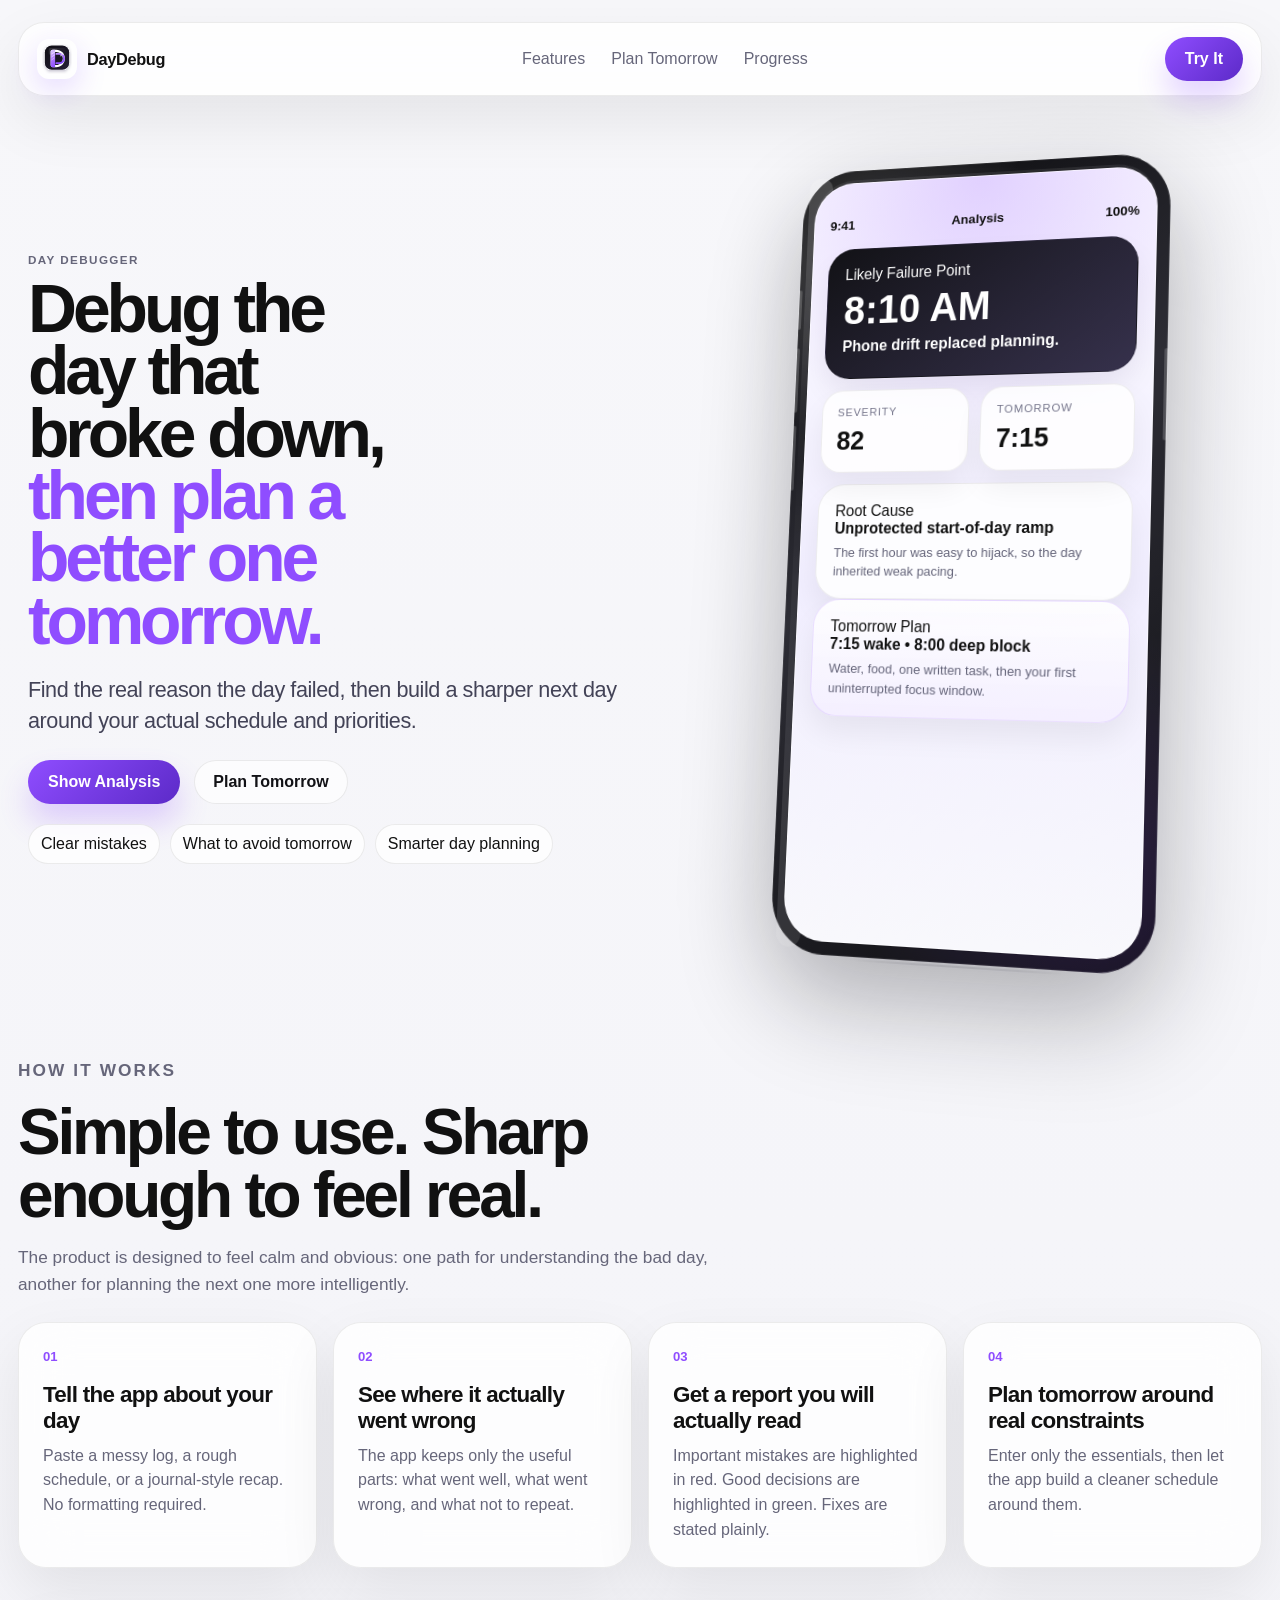
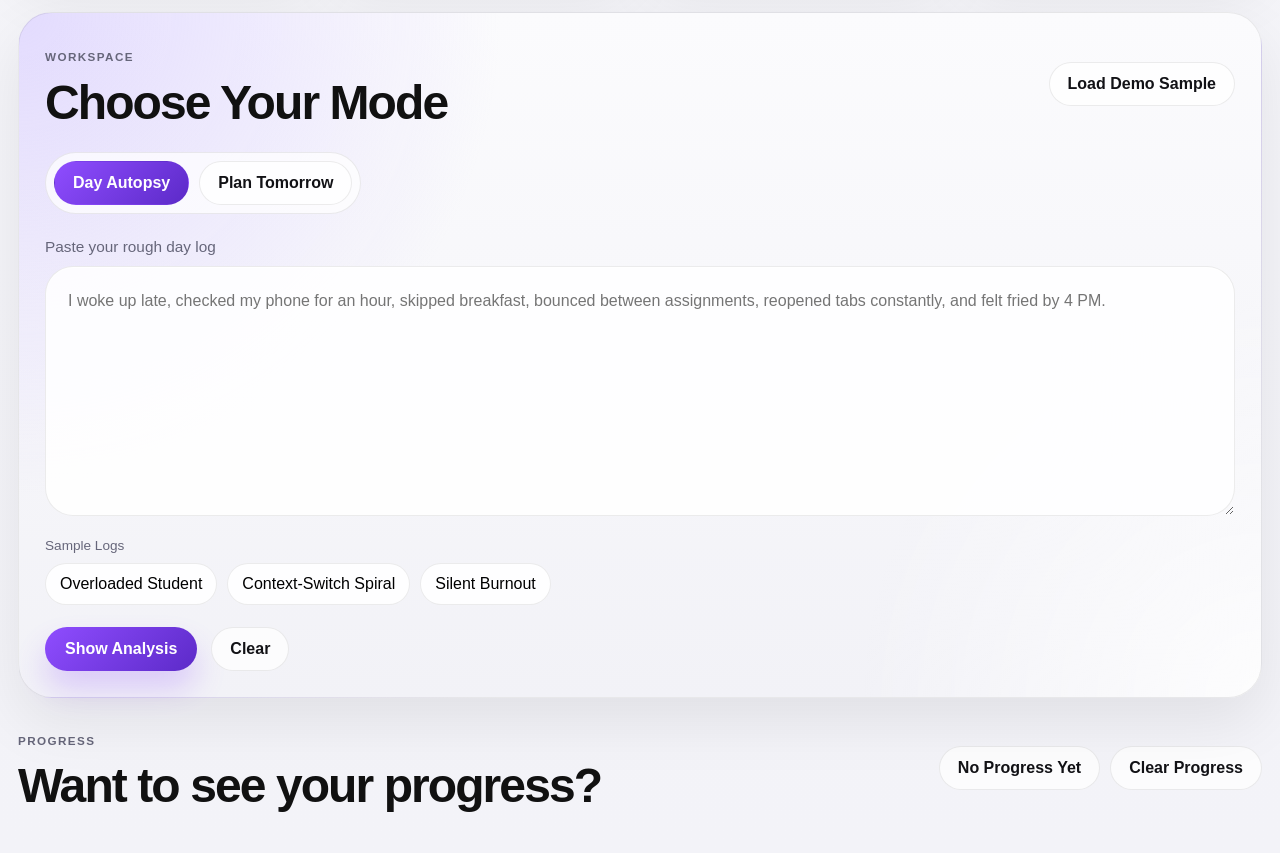
<file: index.html>
<!doctype html>
<html lang="en">
  <head>
    <meta charset="UTF-8" />
    <meta name="viewport" content="width=device-width, initial-scale=1.0" />
    <title>DayDebug</title>
    <link rel="icon" type="image/svg+xml" href="./daydebug-logo-mirror-d.svg" />
    <link rel="apple-touch-icon" href="./daydebug-logo-mirror-d.svg" />
    <link rel="stylesheet" href="./styles.css" />
  </head>
  <body>
    <div class="app-shell">
      <section id="landingView" class="landing-view">
        <header class="topbar">
          <div class="brand-lockup">
            <img src="./daydebug-logo-mirror-d.svg" alt="DayDebug logo" class="brand-logo" />
            <span class="brand-name">DayDebug</span>
          </div>
          <nav class="topbar-nav">
            <a href="#features">Features</a>
            <a href="#planner">Plan Tomorrow</a>
            <a href="#progress">Progress</a>
          </nav>
          <button id="jumpToInputBtn" class="topbar-cta">Try It</button>
        </header>

        <section class="hero">
          <div class="hero-copy">
            <p class="eyebrow">DAY DEBUGGER</p>
            <h1>
              Debug the day that broke down,
              <span class="accent-line">then plan a better one tomorrow.</span>
            </h1>
            <p class="hero-text">
              Find the real reason the day failed, then build a sharper next day around your actual schedule
              and priorities.
            </p>
            <div class="hero-actions">
              <button id="heroAnalyzeBtn" class="primary-button">Show Analysis</button>
              <button id="heroPlannerBtn" class="secondary-button hero-secondary">Plan Tomorrow</button>
            </div>
            <div class="hero-points">
              <span>Clear mistakes</span>
              <span>What to avoid tomorrow</span>
              <span>Smarter day planning</span>
            </div>
          </div>

          <div class="phone-stage">
            <div class="iphone-frame">
              <div class="iphone-bezel-glow"></div>
              <div class="iphone-edge-reflection"></div>
              <div class="iphone-bottom-shadow"></div>
              <div class="iphone-top-shadow"></div>
              <div class="iphone-camera-bar">
                <span class="camera-lens lens-left"></span>
                <span class="camera-lens lens-right"></span>
                <span class="camera-dot"></span>
              </div>
              <div class="iphone-side-button side-button-top"></div>
              <div class="iphone-side-button side-button-mid"></div>
              <div class="iphone-side-button side-button-low"></div>
              <div class="iphone-power-button"></div>
              <div class="iphone-screen">
                <div class="screen-header">
                  <span>9:41</span>
                  <span>Analysis</span>
                  <span>100%</span>
                </div>
                <div class="screen-card screen-card-hero">
                  <p>Likely Failure Point</p>
                  <h3>8:10 AM</h3>
                  <strong>Phone drift replaced planning.</strong>
                </div>
                <div class="screen-stat-row">
                  <div class="screen-stat">
                    <span>Severity</span>
                    <strong>82</strong>
                  </div>
                  <div class="screen-stat">
                    <span>Tomorrow</span>
                    <strong>7:15</strong>
                  </div>
                </div>
                <div class="screen-card">
                  <p class="screen-section-label">Root Cause</p>
                  <strong>Unprotected start-of-day ramp</strong>
                  <small>The first hour was easy to hijack, so the day inherited weak pacing.</small>
                </div>
                <div class="screen-card screen-card-outline">
                  <p class="screen-section-label">Tomorrow Plan</p>
                  <strong>7:15 wake • 8:00 deep block</strong>
                  <small>Water, food, one written task, then your first uninterrupted focus window.</small>
                </div>
              </div>
            </div>
          </div>
        </section>

        <section id="features" class="steps-section">
          <div class="steps-header">
            <p class="eyebrow">HOW IT WORKS</p>
            <h2>Simple to use. Sharp enough to feel real.</h2>
            <p>
              The product is designed to feel calm and obvious: one path for understanding the bad day,
              another for planning the next one more intelligently.
            </p>
          </div>
          <div class="steps-grid">
            <article class="step-card">
              <span class="step-number">01</span>
              <h3>Tell the app about your day</h3>
              <p>Paste a messy log, a rough schedule, or a journal-style recap. No formatting required.</p>
            </article>
            <article class="step-card">
              <span class="step-number">02</span>
              <h3>See where it actually went wrong</h3>
              <p>The app keeps only the useful parts: what went well, what went wrong, and what not to repeat.</p>
            </article>
            <article class="step-card">
              <span class="step-number">03</span>
              <h3>Get a report you will actually read</h3>
              <p>Important mistakes are highlighted in red. Good decisions are highlighted in green. Fixes are stated plainly.</p>
            </article>
            <article class="step-card">
              <span class="step-number">04</span>
              <h3>Plan tomorrow around real constraints</h3>
              <p>Enter only the essentials, then let the app build a cleaner schedule around them.</p>
            </article>
          </div>
        </section>

        <section id="planner" class="workspace-section">
          <div class="workspace-card">
            <div class="workspace-header">
              <div>
                <p class="eyebrow">WORKSPACE</p>
                <h2 id="workspaceHeading">Choose Your Mode</h2>
              </div>
              <button id="loadSampleBtn" class="ghost-button">Load Demo Sample</button>
            </div>

            <div class="intent-switch">
              <button id="autopsyModeBtn" class="intent-button active">Day Autopsy</button>
              <button id="plannerModeBtn" class="intent-button">Plan Tomorrow</button>
            </div>

            <section id="autopsyInputSection" class="input-mode">
              <label class="input-label" for="dayLog">Paste your rough day log</label>
              <textarea
                id="dayLog"
                class="log-input"
                placeholder="I woke up late, checked my phone for an hour, skipped breakfast, bounced between assignments, reopened tabs constantly, and felt fried by 4 PM."
              ></textarea>
              <div class="sample-bank">
                <p class="sample-title">Sample Logs</p>
                <div id="sampleList" class="sample-list"></div>
              </div>
            </section>

            <section id="plannerInputSection" class="input-mode planner-form hidden">
              <div class="planner-grid">
                <div class="planner-inline-row planner-wide">
                  <label>
                    <span>Wake up time</span>
                    <input id="wakeTime" type="time" value="07:30" />
                  </label>
                  <label>
                    <span>Day end time</span>
                    <input id="dayEndTime" type="time" value="22:30" />
                  </label>
                </div>
                <label class="planner-wide">
                  <span>Fixed commitments</span>
                  <textarea
                    id="fixedSchedule"
                    placeholder="Class 10-12, gym at 6 PM, meeting at 3 PM..."
                  ></textarea>
                </label>
                <label class="planner-wide">
                  <span>Main priorities</span>
                  <textarea
                    id="priorities"
                    placeholder="Finish lab report, revise for quiz, reply to internship email..."
                  ></textarea>
                </label>
                <div class="planner-wide energy-toggle-box">
                  <div class="card-title-row">
                    <h3>Want to add energy hours?</h3>
                    <button id="toggleEnergyBtn" type="button" class="ghost-button">
                      Yes, add them
                    </button>
                  </div>
                  <p class="planner-helper">
                    Optional. Only add this if you already know when you work best.
                  </p>
                  <div id="energyHoursSection" class="energy-hours-grid hidden">
                    <label>
                      <span>High-energy hours start</span>
                      <input id="highEnergyStart" type="time" value="08:00" />
                    </label>
                    <label>
                      <span>High-energy hours end</span>
                      <input id="highEnergyEnd" type="time" value="12:00" />
                    </label>
                    <label>
                      <span>Low-energy hours start</span>
                      <input id="lowEnergyStart" type="time" value="15:00" />
                    </label>
                    <label>
                      <span>Low-energy hours end</span>
                      <input id="lowEnergyEnd" type="time" value="17:30" />
                    </label>
                  </div>
                </div>
                <label class="planner-wide">
                  <span>Tasks for tomorrow (optional)</span>
                  <textarea
                    id="taskDump"
                    placeholder="Essay draft 90 min, quiz revision 45 min, internship email 20 min..."
                  ></textarea>
                </label>
              </div>
            </section>

            <div class="workspace-actions">
              <button id="analyzeBtn" class="primary-button">Show Analysis</button>
              <button id="clearBtn" class="secondary-button">Clear</button>
            </div>
          </div>
        </section>

        <section id="progress" class="history-dashboard">
          <div class="history-dashboard-header">
            <div>
              <p class="eyebrow">PROGRESS</p>
              <h2>Want to see your progress?</h2>
            </div>
            <div class="history-actions">
              <button id="toggleProgressBtn" class="ghost-button">Show Progress</button>
              <button id="clearHistoryBtn" class="ghost-button">Clear Progress</button>
            </div>
          </div>
          <div id="progressPanel" class="history-dashboard-grid hidden">
            <article class="history-chart-card">
              <div class="card-title-row">
                <h3>Progress Chart</h3>
                <span class="count-pill">14 days</span>
              </div>
              <div id="historyChart" class="history-chart"></div>
            </article>
          </div>
        </section>
      </section>

      <section id="resultsPage" class="results-page hidden">
        <header class="results-topbar">
          <button id="backBtn" class="ghost-button">Go Back</button>
          <div class="results-topbar-meta">
            <div class="results-brand-mark">
              <img src="./daydebug-logo-mirror-d.svg" alt="DayDebug logo" class="results-brand-logo" />
              <span>DayDebug</span>
            </div>
            <p class="eyebrow">RESULTS</p>
            <h2 id="resultsHeading">Autopsy Report</h2>
          </div>
          <div id="analysisStamp" class="analysis-stamp">Awaiting input</div>
        </header>

        <section id="autopsyResultsSection" class="results-section">
          <section class="results-hero-card">
            <div>
              <p class="eyebrow">PRIMARY INSIGHT</p>
              <h3 id="autopsySummary">Summary appears here</h3>
            </div>
          </section>

          <section class="breakpoint-strip">
            <article class="break-card primary-break">
              <p class="eyebrow">LIKELY FIRST FAILURE POINT</p>
              <h4 id="failureMoment">No break point yet</h4>
              <p id="failureWhy" class="break-copy"></p>
            </article>
          </section>

          <section class="results-grid">
            <article class="insight-card accent-green">
              <div class="card-title-row">
                <h4>What Went Well?</h4>
                <span class="count-pill">Wins</span>
              </div>
              <div id="wentWell" class="insight-list"></div>
            </article>

            <article class="insight-card accent-red">
              <div class="card-title-row">
                <h4>What Didn't Go As Planned?</h4>
                <span class="count-pill">Issues</span>
              </div>
              <div id="didntGo" class="insight-list"></div>
            </article>

            <article class="insight-card accent-blue">
              <div class="card-title-row">
                <h4>What Should Change Tomorrow?</h4>
                <span class="count-pill">Next</span>
              </div>
              <div id="changeTomorrow" class="insight-list"></div>
            </article>

            <article class="insight-card accent-red">
              <div class="card-title-row">
                <h4>Do Not Repeat Tomorrow</h4>
                <span class="count-pill">Avoid</span>
              </div>
              <div id="avoidTomorrow" class="insight-list"></div>
            </article>
          </section>
        </section>

        <section id="plannerResultsSection" class="results-section hidden">
          <section class="results-hero-card">
            <div>
              <p class="eyebrow">TOMORROW SUMMARY</p>
              <h3 id="plannerSummary">Planner summary appears here</h3>
            </div>
          </section>

          <section class="breakpoint-strip">
            <article class="break-card primary-break">
              <p class="eyebrow">BEST START WINDOW</p>
              <h4 id="bestStartWindow">No plan yet</h4>
              <p id="bestStartWhy" class="break-copy"></p>
            </article>
          </section>

          <section class="results-grid">
            <article class="insight-card accent-blue">
              <div class="card-title-row">
                <h4>Suggested Schedule</h4>
                <span class="count-pill">Tomorrow</span>
              </div>
              <div id="schedulePlan" class="insight-list"></div>
            </article>

            <article class="insight-card accent-green">
              <div class="card-title-row">
                <h4>Live Adjustments</h4>
                <span class="count-pill">Editable</span>
              </div>
              <div id="priorityPlan" class="insight-list schedule-adjustments"></div>
            </article>

            <article class="insight-card accent-red">
              <div class="card-title-row">
                <h4>Schedule Conflicts</h4>
                <span class="count-pill">Check</span>
              </div>
              <div id="scheduleConflicts" class="insight-list"></div>
            </article>

            <article class="insight-card accent-green">
              <div class="card-title-row">
                <h4>Keep Tomorrow Clean</h4>
                <span class="count-pill">Protect</span>
              </div>
              <div id="efficiencyRules" class="insight-list"></div>
            </article>

            <article class="insight-card accent-sand">
              <div class="card-title-row">
                <h4>Simple Notes</h4>
                <span class="count-pill">Why</span>
              </div>
              <div id="plannerNotes" class="insight-list"></div>
            </article>
          </section>
        </section>

      </section>
    </div>

    <script src="./app.js"></script>
  </body>
</html>
</file>
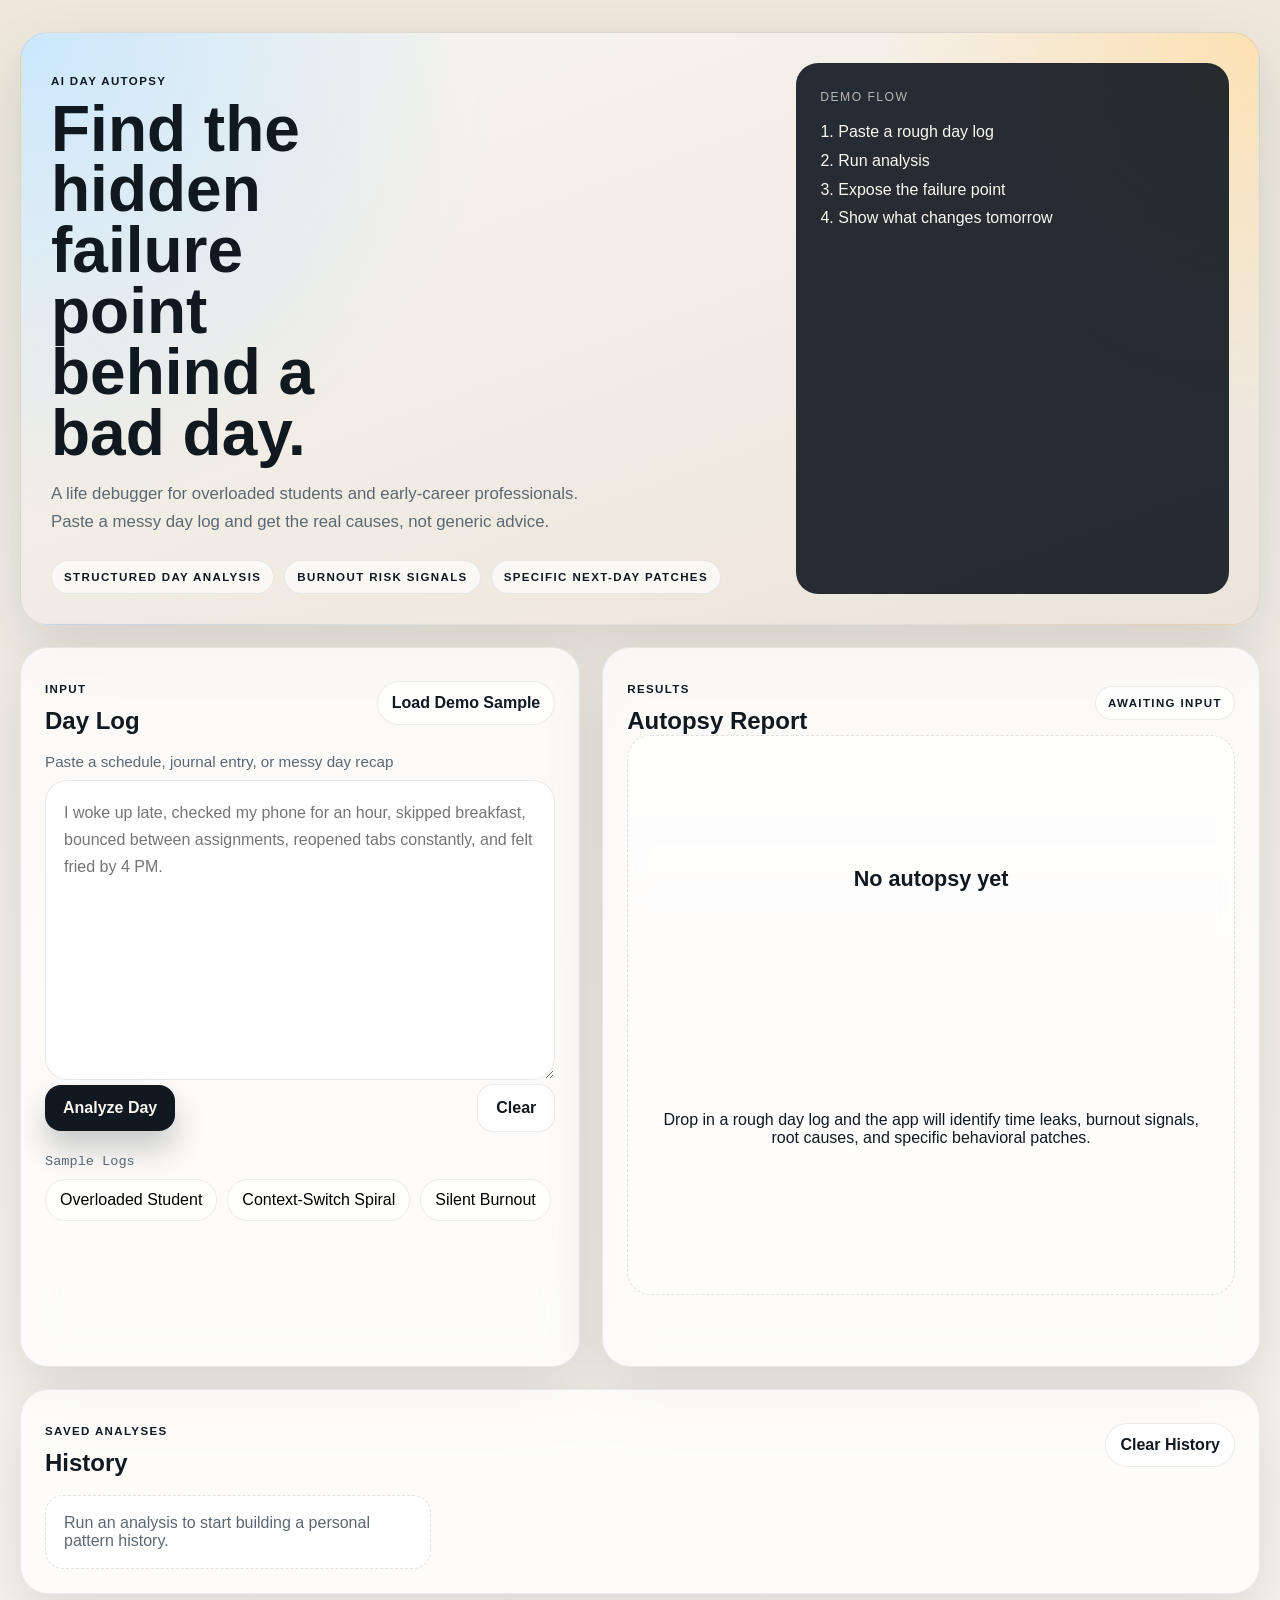
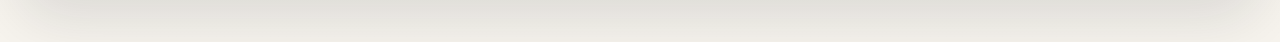
<file: codex comp/index.html>
<!doctype html>
<html lang="en">
  <head>
    <meta charset="UTF-8" />
    <meta name="viewport" content="width=device-width, initial-scale=1.0" />
    <title>AI Day Autopsy</title>
    <link rel="stylesheet" href="./styles.css" />
  </head>
  <body>
    <div class="app-shell">
      <header class="hero">
        <div class="hero-copy">
          <p class="eyebrow">AI DAY AUTOPSY</p>
          <h1>Find the hidden failure point behind a bad day.</h1>
          <p class="hero-text">
            A life debugger for overloaded students and early-career professionals.
            Paste a messy day log and get the real causes, not generic advice.
          </p>
          <div class="hero-meta">
            <span>Structured day analysis</span>
            <span>Burnout risk signals</span>
            <span>Specific next-day patches</span>
          </div>
        </div>
        <div class="hero-side">
          <div class="hero-card">
            <span class="hero-card-label">Demo Flow</span>
            <ol>
              <li>Paste a rough day log</li>
              <li>Run analysis</li>
              <li>Expose the failure point</li>
              <li>Show what changes tomorrow</li>
            </ol>
          </div>
        </div>
      </header>

      <main class="main-grid">
        <section class="panel input-panel">
          <div class="panel-header">
            <div>
              <p class="section-kicker">Input</p>
              <h2>Day Log</h2>
            </div>
            <button id="loadSampleBtn" class="ghost-button">Load Demo Sample</button>
          </div>

          <label class="input-label" for="dayLog">
            Paste a schedule, journal entry, or messy day recap
          </label>
          <textarea
            id="dayLog"
            class="log-input"
            placeholder="I woke up late, checked my phone for an hour, skipped breakfast, bounced between assignments, reopened tabs constantly, and felt fried by 4 PM."
          ></textarea>

          <div class="action-row">
            <button id="analyzeBtn" class="primary-button">Analyze Day</button>
            <button id="clearBtn" class="secondary-button">Clear</button>
          </div>

          <div class="sample-bank">
            <p class="sample-title">Sample Logs</p>
            <div id="sampleList" class="sample-list"></div>
          </div>
        </section>

        <section class="panel output-panel">
          <div class="panel-header">
            <div>
              <p class="section-kicker">Results</p>
              <h2>Autopsy Report</h2>
            </div>
            <div id="analysisStamp" class="analysis-stamp">Awaiting input</div>
          </div>

          <div id="emptyState" class="empty-state">
            <p class="empty-title">No autopsy yet</p>
            <p>
              Drop in a rough day log and the app will identify time leaks, burnout signals,
              root causes, and specific behavioral patches.
            </p>
          </div>

          <div id="resultsView" class="results-view hidden">
            <section class="autopsy-hero">
              <div>
                <p class="section-kicker">Primary Insight</p>
                <h3 id="autopsySummary">Summary appears here</h3>
              </div>
              <div class="score-grid">
                <div class="score-card">
                  <span>Severity</span>
                  <strong id="severityScore">0</strong>
                </div>
                <div class="score-card">
                  <span>Confidence</span>
                  <strong id="confidenceScore">0%</strong>
                </div>
              </div>
            </section>

            <section class="card-grid">
              <article class="insight-card accent-red">
                <div class="card-title-row">
                  <h4>Time Leaks</h4>
                  <span id="timeLeakCount" class="count-pill">0</span>
                </div>
                <div id="timeLeaks" class="insight-list"></div>
              </article>

              <article class="insight-card accent-amber">
                <div class="card-title-row">
                  <h4>Burnout Signals</h4>
                  <span id="burnoutCount" class="count-pill">0</span>
                </div>
                <div id="burnoutSignals" class="insight-list"></div>
              </article>

              <article class="insight-card accent-blue">
                <div class="card-title-row">
                  <h4>Root Causes</h4>
                  <span class="count-pill">3</span>
                </div>
                <div id="rootCauses" class="insight-list"></div>
              </article>

              <article class="insight-card accent-green">
                <div class="card-title-row">
                  <h4>Behavioral Patches</h4>
                  <span class="count-pill">3</span>
                </div>
                <div id="behaviorPatches" class="insight-list"></div>
              </article>
            </section>

            <section class="trend-panel">
              <div>
                <p class="section-kicker">History Trend</p>
                <h4 id="trendTitle">Run a few analyses to unlock trend tracking</h4>
              </div>
              <p id="trendBody" class="trend-body">
                Saved reports will reveal whether the same breakdown pattern is repeating.
              </p>
            </section>
          </div>
        </section>
      </main>

      <section class="history-section">
        <div class="history-header">
          <div>
            <p class="section-kicker">Saved Analyses</p>
            <h2>History</h2>
          </div>
          <button id="clearHistoryBtn" class="ghost-button">Clear History</button>
        </div>
        <div id="historyList" class="history-list"></div>
      </section>
    </div>

    <script src="./app.js"></script>
  </body>
</html>
</file>
<file: styles.css>
:root {
  --bg: #f5f5f7;
  --surface: rgba(255, 255, 255, 0.82);
  --surface-strong: rgba(255, 255, 255, 0.94);
  --text: #111111;
  --muted: #66667a;
  --line: rgba(17, 17, 17, 0.08);
  --shadow: 0 24px 60px rgba(17, 17, 17, 0.08);
  --shadow-strong: 0 30px 70px rgba(17, 17, 17, 0.12);
  --purple: #8f4dff;
  --purple-soft: #ede5ff;
  --purple-deep: #5c2ac8;
  --black: #121216;
  --apple-grad:
    radial-gradient(circle at top left, rgba(207, 193, 255, 0.55), transparent 34%),
    radial-gradient(circle at bottom right, rgba(255, 255, 255, 0.85), transparent 28%),
    linear-gradient(180deg, #fbfbfd 0%, #f2f2f7 100%);
}

* {
  box-sizing: border-box;
}

html,
body {
  margin: 0;
  min-height: 100%;
  font-family: -apple-system, BlinkMacSystemFont, "SF Pro Display", "SF Pro Text", "Segoe UI", sans-serif;
  background: linear-gradient(180deg, #f7f7fa 0%, #f3f3f8 100%);
  color: var(--text);
  scroll-behavior: smooth;
}

body {
  padding: 22px 18px 40px;
}

button,
input,
textarea {
  font: inherit;
}

a {
  color: inherit;
  text-decoration: none;
}

.hidden {
  display: none !important;
}

.app-shell {
  max-width: 1380px;
  margin: 0 auto;
}

.landing-view,
.results-page {
  animation: fadeUp 280ms ease;
}

.topbar,
.workspace-card,
.history-chart-card,
.results-topbar,
.results-hero-card,
.insight-card,
.break-card,
.trend-panel,
.step-card {
  background: var(--surface);
  border: 1px solid var(--line);
  box-shadow: var(--shadow);
  backdrop-filter: blur(24px);
  -webkit-backdrop-filter: blur(24px);
}

.topbar {
  display: flex;
  align-items: center;
  justify-content: space-between;
  gap: 18px;
  padding: 14px 18px;
  border-radius: 26px;
  position: sticky;
  top: 14px;
  z-index: 30;
}

.brand-lockup {
  display: flex;
  align-items: center;
  gap: 10px;
  flex: 0 0 auto;
}

.brand-logo {
  width: 40px;
  height: 40px;
  display: block;
  object-fit: contain;
  flex: 0 0 40px;
  border-radius: 12px;
  box-shadow: 0 10px 30px rgba(111, 43, 255, 0.18);
  transition: transform 180ms ease, box-shadow 180ms ease;
}

.brand-name {
  font-weight: 700;
  letter-spacing: -0.02em;
  font-size: 1.02rem;
}

.brand-lockup:hover .brand-logo {
  transform: translateY(-1px) scale(1.02);
  box-shadow: 0 14px 32px rgba(111, 43, 255, 0.24);
}

.topbar-nav {
  display: flex;
  gap: 26px;
  color: var(--muted);
}

.topbar-nav a:hover {
  color: var(--purple-deep);
}

.topbar-cta,
.ghost-button,
.intent-button,
.report-button,
.sample-chip,
.feature-option,
.primary-button,
.secondary-button {
  transition: transform 180ms ease, box-shadow 180ms ease, background 180ms ease, color 180ms ease, border-color 180ms ease;
}

.topbar-cta,
.primary-button {
  border: 0;
  background: linear-gradient(135deg, var(--purple), var(--purple-deep));
  color: white;
  font-weight: 700;
  border-radius: 999px;
  padding: 13px 20px;
  cursor: pointer;
  box-shadow: 0 18px 30px rgba(143, 77, 255, 0.24);
}

.topbar-cta:hover,
.primary-button:hover,
.ghost-button:hover,
.intent-button:hover,
.report-button:hover,
.sample-chip:hover,
.feature-option:hover,
.secondary-button:hover {
  transform: translateY(-1px);
}

.hero {
  display: grid;
  grid-template-columns: 1.05fr 0.95fr;
  gap: 36px;
  align-items: center;
  padding: 54px 10px 30px;
}

.eyebrow,
.count-pill,
.analysis-stamp {
  font-size: 0.73rem;
  letter-spacing: 0.12em;
  text-transform: uppercase;
  font-weight: 700;
  color: var(--muted);
}

.hero h1 {
  margin: 10px 0 16px;
  font-size: clamp(2.2rem, 5.3vw, 5.35rem);
  line-height: 0.92;
  letter-spacing: -0.06em;
  max-width: 10ch;
}

.accent-line {
  display: block;
  color: var(--purple);
}

.hero-text {
  max-width: 42rem;
  font-size: 1.35rem;
  line-height: 1.45;
  color: #434357;
  letter-spacing: -0.02em;
}

.hero-actions {
  display: flex;
  gap: 14px;
  margin-top: 24px;
}

.secondary-button,
.ghost-button,
.intent-button,
.report-button {
  border-radius: 999px;
  border: 1px solid var(--line);
  background: rgba(255, 255, 255, 0.74);
  color: var(--black);
  cursor: pointer;
  font-weight: 700;
  padding: 12px 18px;
}

.hero-secondary {
  background: rgba(255, 255, 255, 0.68);
}

.hero-points {
  display: flex;
  flex-wrap: wrap;
  gap: 10px;
  margin-top: 20px;
}

.hero-points span,
.count-pill,
.analysis-stamp {
  padding: 10px 12px;
  border-radius: 999px;
  background: rgba(255, 255, 255, 0.8);
  border: 1px solid var(--line);
}

.phone-stage {
  display: flex;
  justify-content: center;
  perspective: 1800px;
}

.iphone-frame {
  position: relative;
  width: min(100%, 390px);
  padding: 13px;
  border-radius: 56px;
  background:
    linear-gradient(145deg, #09090b, #2d2d35 44%, #0d0d10 100%);
  box-shadow:
    inset 0 0 0 1px rgba(255, 255, 255, 0.08),
    0 38px 100px rgba(19, 19, 25, 0.32);
  transform: rotateY(-16deg) rotateX(7deg);
  transform-style: preserve-3d;
}

.iphone-bezel-glow,
.iphone-edge-reflection,
.iphone-bottom-shadow {
  position: absolute;
  pointer-events: none;
}

.iphone-bezel-glow {
  inset: 0;
  border-radius: 56px;
  background:
    radial-gradient(circle at 18% 12%, rgba(255, 255, 255, 0.22), transparent 24%),
    radial-gradient(circle at 84% 88%, rgba(143, 77, 255, 0.18), transparent 30%);
  mix-blend-mode: screen;
}

.iphone-edge-reflection {
  inset: 6px auto 6px 6px;
  width: 26px;
  border-radius: 56px;
  background: linear-gradient(180deg, rgba(255,255,255,0.28), rgba(255,255,255,0.02) 40%, rgba(255,255,255,0.18) 85%);
  filter: blur(0.5px);
  opacity: 0.6;
}

.iphone-bottom-shadow {
  left: 8%;
  right: 8%;
  bottom: -22px;
  height: 38px;
  border-radius: 50%;
  background: radial-gradient(ellipse at center, rgba(16, 16, 24, 0.38), transparent 72%);
  transform: translateZ(-30px) rotateX(88deg);
}

.iphone-top-shadow {
  position: absolute;
  inset: 10px 12px auto 12px;
  height: 120px;
  border-radius: 44px 44px 28px 28px;
  background: linear-gradient(180deg, rgba(255, 255, 255, 0.08), transparent);
  pointer-events: none;
}

.iphone-camera-bar {
  position: absolute;
  top: 16px;
  left: 50%;
  transform: translateX(-50%);
  width: 136px;
  height: 34px;
  border-radius: 999px;
  background: linear-gradient(180deg, rgba(11, 11, 14, 0.98), rgba(23, 23, 29, 0.98));
  box-shadow: inset 0 1px 0 rgba(255, 255, 255, 0.05);
  z-index: 3;
}

.camera-lens,
.camera-dot {
  position: absolute;
  top: 50%;
  transform: translateY(-50%);
  border-radius: 50%;
}

.camera-lens {
  width: 10px;
  height: 10px;
  background: radial-gradient(circle at 35% 35%, rgba(255,255,255,0.22), rgba(65,65,85,0.2) 35%, rgba(7,7,10,0.95) 70%);
}

.lens-left { left: 17px; }
.lens-right { right: 17px; }

.camera-dot {
  width: 7px;
  height: 7px;
  left: 50%;
  transform: translate(-50%, -50%);
  background: rgba(42, 180, 255, 0.7);
  box-shadow: 0 0 10px rgba(42, 180, 255, 0.28);
}

.iphone-side-button,
.iphone-power-button {
  position: absolute;
  width: 4px;
  border-radius: 999px;
  background: rgba(255, 255, 255, 0.18);
}

.side-button-top { left: -1px; top: 126px; height: 42px; }
.side-button-mid { left: -1px; top: 188px; height: 68px; }
.side-button-low { left: -1px; top: 270px; height: 68px; }
.iphone-power-button { right: -1px; top: 200px; height: 92px; }

.iphone-screen {
  min-height: 780px;
  padding: 26px 18px 22px;
  border-radius: 42px;
  background:
    radial-gradient(circle at top, rgba(143, 77, 255, 0.24), transparent 34%),
    linear-gradient(180deg, #fbfaff 0%, #f1eeff 54%, #f8f8fc 100%);
  overflow: hidden;
  box-shadow: inset 0 0 0 1px rgba(255, 255, 255, 0.55);
  transform: translateZ(24px);
}

.screen-header {
  display: flex;
  justify-content: space-between;
  margin: 12px 0 18px;
  font-size: 0.85rem;
  font-weight: 700;
}

.screen-card,
.screen-stat {
  background: rgba(255, 255, 255, 0.84);
  border: 1px solid rgba(17, 17, 17, 0.07);
  box-shadow: 0 16px 30px rgba(17, 17, 17, 0.06);
}

.screen-card {
  padding: 18px;
  border-radius: 28px;
}

.screen-card-hero {
  background: linear-gradient(145deg, #121216, #36314c);
  color: white;
}

.screen-card-outline {
  border: 1px solid rgba(143, 77, 255, 0.16);
  background: linear-gradient(180deg, rgba(255,255,255,0.9), rgba(244,239,255,0.92));
}

.screen-card p,
.screen-card small,
.screen-section-label {
  margin: 0;
}

.screen-card-hero p,
.screen-card-hero strong,
.screen-card-hero h3 {
  color: white;
}

.screen-card h3 {
  margin: 8px 0;
  font-size: 2.6rem;
  line-height: 1;
}

.screen-card strong {
  display: block;
  margin-bottom: 6px;
  font-size: 1rem;
}

.screen-card small {
  color: #65657a;
  line-height: 1.45;
}

.screen-stat-row {
  display: grid;
  grid-template-columns: repeat(2, 1fr);
  gap: 12px;
  margin: 12px 0;
}

.screen-stat {
  padding: 16px;
  border-radius: 22px;
}

.screen-stat span {
  display: block;
  font-size: 0.72rem;
  text-transform: uppercase;
  color: #76768c;
  letter-spacing: 0.08em;
}

.screen-stat strong {
  display: block;
  margin-top: 8px;
  font-size: 1.7rem;
}

.steps-section {
  margin-top: 28px;
  padding: 26px 0;
}

.steps-header {
  max-width: 740px;
}

.steps-header h2 {
  margin: 8px 0 10px;
  font-size: clamp(2.3rem, 5vw, 4rem);
  line-height: 0.98;
  letter-spacing: -0.05em;
}

.steps-header p {
  font-size: 1.08rem;
  color: var(--muted);
  line-height: 1.55;
}

.steps-grid {
  display: grid;
  grid-template-columns: repeat(4, minmax(0, 1fr));
  gap: 16px;
  margin-top: 24px;
}

.step-card {
  padding: 24px;
  border-radius: 28px;
}

.step-card:hover {
  border-color: rgba(143, 77, 255, 0.3);
  background: linear-gradient(180deg, rgba(255,255,255,0.98), rgba(244,239,255,0.96));
  box-shadow: 0 26px 46px rgba(143, 77, 255, 0.12);
}

.step-card:hover .step-number,
.step-card:hover h3 {
  color: var(--purple-deep);
}

.step-number {
  display: inline-block;
  font-size: 0.82rem;
  font-weight: 700;
  color: var(--purple);
  margin-bottom: 18px;
}

.step-card h3 {
  margin: 0 0 10px;
  font-size: 1.4rem;
  letter-spacing: -0.03em;
}

.step-card p {
  margin: 0;
  color: var(--muted);
  line-height: 1.55;
}

.workspace-section {
  margin-top: 18px;
}

.workspace-card {
  padding: 26px;
  border-radius: 34px;
  background: var(--apple-grad);
}

.workspace-header,
.history-dashboard-header,
.card-title-row,
.results-topbar,
.workspace-actions {
  display: flex;
  align-items: center;
  justify-content: space-between;
  gap: 14px;
}

.workspace-header h2,
.history-dashboard-header h2,
.results-topbar h2 {
  margin: 6px 0 0;
  letter-spacing: -0.04em;
  font-size: clamp(1.9rem, 4vw, 3rem);
}

.intent-switch,
.report-controls {
  display: inline-flex;
  gap: 10px;
  margin-top: 22px;
  padding: 8px;
  border-radius: 999px;
  background: rgba(255, 255, 255, 0.72);
  border: 1px solid var(--line);
}

.intent-button.active,
.report-button.active {
  background: linear-gradient(135deg, var(--purple), var(--purple-deep));
  color: white;
  border-color: transparent;
}

.input-mode {
  margin-top: 24px;
}

.input-label {
  display: block;
  margin-bottom: 10px;
  color: var(--muted);
  font-size: 0.96rem;
}

.log-input,
.planner-grid input,
.planner-grid textarea {
  width: 100%;
  border-radius: 28px;
  border: 1px solid rgba(17, 17, 17, 0.08);
  background: rgba(255, 255, 255, 0.86);
  box-shadow: inset 0 1px 0 rgba(255, 255, 255, 0.8);
}

.log-input {
  min-height: 250px;
  padding: 20px 22px;
  resize: vertical;
  line-height: 1.7;
}

.log-input:focus,
.planner-grid input:focus,
.planner-grid textarea:focus {
  outline: 2px solid rgba(143, 77, 255, 0.18);
  border-color: rgba(143, 77, 255, 0.3);
}

.sample-bank {
  margin-top: 18px;
}

.sample-title {
  margin: 0 0 10px;
  font-size: 0.85rem;
  color: var(--muted);
}

.sample-list {
  display: flex;
  flex-wrap: wrap;
  gap: 10px;
}

.sample-chip {
  border-radius: 999px;
  border: 1px solid var(--line);
  background: rgba(255, 255, 255, 0.88);
  padding: 11px 14px;
  cursor: pointer;
}

.sample-chip:hover {
  color: var(--purple-deep);
  border-color: rgba(143, 77, 255, 0.22);
}

.planner-form {
  padding: 16px;
  border-radius: 24px;
  background: rgba(255, 255, 255, 0.56);
  border: 1px solid rgba(17, 17, 17, 0.05);
}

.planner-grid {
  display: grid;
  grid-template-columns: 1fr;
  gap: 12px;
}

.planner-inline-row {
  display: grid;
  grid-template-columns: repeat(2, minmax(0, 1fr));
  gap: 12px;
}

.energy-toggle-box {
  padding: 14px 16px;
  border-radius: 20px;
  background: rgba(255, 255, 255, 0.7);
  border: 1px solid rgba(17, 17, 17, 0.06);
}

.planner-helper {
  margin: 6px 0 0;
  color: var(--muted);
  font-size: 0.88rem;
  line-height: 1.45;
}

.energy-hours-grid {
  display: grid;
  grid-template-columns: repeat(2, minmax(0, 1fr));
  gap: 12px;
  margin-top: 12px;
}

.small-button {
  border: 1px solid var(--line);
  background: rgba(255,255,255,0.9);
  border-radius: 14px;
  padding: 10px 12px;
  cursor: pointer;
  font-weight: 600;
}

.small-button:hover {
  color: var(--purple-deep);
  border-color: rgba(143, 77, 255, 0.25);
}

.schedule-adjustments {
  gap: 14px;
}

.schedule-row {
  grid-template-columns: 1.1fr 1.1fr 1.6fr auto;
  align-items: end;
}

.schedule-controls {
  display: flex;
  gap: 8px;
}

.planner-grid label {
  display: grid;
  gap: 8px;
}

.planner-grid label span {
  color: var(--muted);
  font-size: 0.92rem;
}

.planner-grid input,
.planner-grid textarea {
  padding: 14px 15px;
  border-radius: 18px;
  border: 1px solid rgba(17, 17, 17, 0.08);
  background: rgba(255, 255, 255, 0.88);
}

.planner-grid textarea {
  min-height: 84px;
  resize: vertical;
}

.planner-wide {
  grid-column: 1 / -1;
}

.workspace-actions {
  margin-top: 22px;
  justify-content: flex-start;
}

.history-dashboard {
  margin-top: 24px;
}

.history-dashboard-grid {
  display: grid;
  grid-template-columns: 1fr;
  gap: 18px;
  margin-top: 18px;
}

.history-chart-card {
  border-radius: 30px;
  padding: 22px;
}

.history-actions {
  display: flex;
  gap: 10px;
  flex-wrap: wrap;
}

.history-chart {
  margin-top: 16px;
  min-height: 260px;
}

.chart-empty {
  display: grid;
  place-items: center;
  min-height: 220px;
  border-radius: 24px;
  border: 1px dashed var(--line);
  color: var(--muted);
  background: rgba(255, 255, 255, 0.5);
}

.results-page {
  padding-top: 8px;
}

.results-topbar {
  padding: 18px 22px;
  border-radius: 28px;
  margin-bottom: 18px;
}

.results-topbar-meta {
  flex: 1;
}

.results-brand-mark {
  display: inline-flex;
  align-items: center;
  gap: 10px;
  margin-bottom: 6px;
  color: var(--muted);
  font-size: 0.92rem;
  font-weight: 600;
  letter-spacing: -0.01em;
}

.results-brand-logo {
  width: 28px;
  height: 28px;
  display: block;
  object-fit: contain;
  flex: 0 0 28px;
  border-radius: 9px;
  box-shadow: 0 8px 20px rgba(111, 43, 255, 0.16);
}

.results-section,
.trend-panel {
  margin-top: 18px;
}

.results-hero-card,
.break-card,
.insight-card,
.trend-panel {
  border-radius: 30px;
  padding: 22px;
}

.results-hero-card {
  display: flex;
  justify-content: space-between;
  gap: 18px;
}

.results-hero-card h3 {
  margin: 8px 0 0;
  font-size: clamp(1.7rem, 4vw, 2.8rem);
  line-height: 1.1;
  letter-spacing: -0.04em;
  max-width: 24ch;
}

.breakpoint-strip,
.results-grid {
  display: grid;
  gap: 16px;
  margin-top: 18px;
}

.breakpoint-strip {
  grid-template-columns: 1fr;
}

.results-grid {
  grid-template-columns: repeat(2, minmax(0, 1fr));
}

.primary-break {
  background: linear-gradient(145deg, #171720, #3c2d59);
  color: white;
}

.primary-break .eyebrow,
.primary-break .break-copy {
  color: rgba(255, 255, 255, 0.76);
}

.break-card h4 {
  margin: 8px 0 10px;
  font-size: 1.3rem;
  letter-spacing: -0.03em;
}

.break-card span {
  display: block;
  color: var(--muted);
  font-size: 0.75rem;
  text-transform: uppercase;
  letter-spacing: 0.08em;
  font-weight: 700;
}

.break-card strong {
  display: block;
  margin: 10px 0 8px;
  font-size: 2rem;
}

.break-copy,
.break-card small,
.trend-body,
.insight-item p {
  color: var(--muted);
  line-height: 1.55;
}

.accent-red { background: linear-gradient(180deg, #fff3f2, #ffffff); }
.accent-amber { background: linear-gradient(180deg, #fff9ef, #ffffff); }
.accent-blue { background: linear-gradient(180deg, #f3f6ff, #ffffff); }
.accent-green { background: linear-gradient(180deg, #f2fbf6, #ffffff); }
.accent-ink { background: linear-gradient(180deg, #f2efff, #ffffff); }
.accent-sand { background: linear-gradient(180deg, #fbf7ef, #ffffff); }

.insight-list {
  display: grid;
  gap: 12px;
  margin-top: 16px;
}

.insight-item {
  padding: 14px 16px;
  border-radius: 18px;
  background: rgba(255, 255, 255, 0.78);
  border: 1px solid rgba(17, 17, 17, 0.05);
}

.insight-item strong {
  display: block;
  margin-bottom: 6px;
}

.trend-panel {
  display: flex;
  justify-content: space-between;
  gap: 18px;
}

@keyframes fadeUp {
  from {
    opacity: 0;
    transform: translateY(10px);
  }
  to {
    opacity: 1;
    transform: translateY(0);
  }
}

@media (max-width: 1180px) {
  .hero,
  .steps-grid,
  .history-dashboard-grid,
  .breakpoint-strip,
  .results-grid {
    grid-template-columns: 1fr;
  }

  .history-list {
    grid-template-columns: repeat(2, minmax(0, 1fr));
  }
}

@media (max-width: 760px) {
  body {
    padding: 12px 10px 24px;
  }

  .topbar,
  .workspace-card,
  .history-chart-card,
  .results-topbar,
  .results-hero-card,
  .break-card,
  .insight-card,
  .trend-panel,
  .step-card {
    border-radius: 22px;
  }

  .topbar,
  .results-topbar,
  .workspace-header,
  .history-dashboard-header,
  .results-hero-card,
  .trend-panel,
  .workspace-actions {
    flex-direction: column;
    align-items: stretch;
  }

  .topbar-nav,
  .hero-actions,
  .hero-points,
  .sample-list,
  .planner-grid {
    grid-template-columns: 1fr;
  }

  .planner-inline-row {
    grid-template-columns: 1fr;
  }

  .schedule-row {
    grid-template-columns: 1fr;
  }

  .schedule-controls {
    flex-wrap: wrap;
  }

  .topbar-nav,
  .hero-actions,
  .hero-points,
  .sample-list {
    flex-direction: column;
  }

  .planner-wide {
    grid-column: auto;
  }

  .iphone-screen {
    min-height: 680px;
  }

  .history-actions { flex-direction: column; }
}
</file>
<file: codex comp/styles.css>
:root {
  --bg: #f2efe8;
  --panel: rgba(255, 255, 255, 0.72);
  --panel-strong: rgba(255, 255, 255, 0.88);
  --text: #101820;
  --muted: #5b6873;
  --border: rgba(16, 24, 32, 0.08);
  --shadow: 0 24px 60px rgba(16, 24, 32, 0.12);
  --red: #8c2f24;
  --amber: #9a6618;
  --blue: #184e77;
  --green: #255942;
  --hero-grad: radial-gradient(circle at top left, rgba(195, 229, 255, 0.85), transparent 35%),
    radial-gradient(circle at top right, rgba(255, 222, 166, 0.8), transparent 28%),
    linear-gradient(160deg, #f8f5ef 0%, #ebe4da 100%);
}

* {
  box-sizing: border-box;
}

html,
body {
  margin: 0;
  min-height: 100%;
  font-family: "Avenir Next", "Segoe UI", "Helvetica Neue", sans-serif;
  background: linear-gradient(180deg, #ede7dc 0%, #f7f4ee 100%);
  color: var(--text);
}

body {
  padding: 32px 20px 48px;
}

button,
textarea {
  font: inherit;
}

.app-shell {
  max-width: 1360px;
  margin: 0 auto;
}

.hero,
.panel,
.history-section {
  backdrop-filter: blur(18px);
  -webkit-backdrop-filter: blur(18px);
  border: 1px solid var(--border);
  box-shadow: var(--shadow);
}

.hero {
  display: grid;
  grid-template-columns: 1.5fr 0.9fr;
  gap: 24px;
  padding: 30px;
  border-radius: 28px;
  background: var(--hero-grad);
}

.eyebrow,
.section-kicker,
.analysis-stamp,
.count-pill,
.hero-meta span {
  letter-spacing: 0.12em;
  text-transform: uppercase;
  font-size: 0.72rem;
  font-weight: 800;
}

.hero h1 {
  margin: 12px 0 14px;
  font-size: clamp(2.4rem, 5vw, 4.6rem);
  line-height: 0.95;
  max-width: 10ch;
}

.hero-text {
  max-width: 58ch;
  color: var(--muted);
  font-size: 1.05rem;
  line-height: 1.65;
}

.hero-meta {
  display: flex;
  flex-wrap: wrap;
  gap: 10px;
  margin-top: 24px;
}

.hero-meta span,
.analysis-stamp,
.count-pill {
  padding: 10px 12px;
  border-radius: 999px;
  background: rgba(255, 255, 255, 0.68);
  border: 1px solid rgba(16, 24, 32, 0.08);
}

.hero-side {
  display: flex;
  align-items: stretch;
}

.hero-card {
  width: 100%;
  padding: 24px;
  border-radius: 22px;
  background: rgba(16, 24, 32, 0.9);
  color: #f9f7f2;
}

.hero-card-label {
  display: inline-block;
  margin-bottom: 14px;
  color: rgba(249, 247, 242, 0.68);
  font-size: 0.76rem;
  letter-spacing: 0.12em;
  text-transform: uppercase;
}

.hero-card ol {
  margin: 0;
  padding-left: 18px;
  line-height: 1.8;
}

.main-grid {
  display: grid;
  grid-template-columns: 0.92fr 1.08fr;
  gap: 22px;
  margin-top: 22px;
}

.panel,
.history-section {
  border-radius: 28px;
  padding: 24px;
  background: var(--panel);
}

.panel-header,
.history-header,
.card-title-row,
.action-row {
  display: flex;
  align-items: center;
  justify-content: space-between;
  gap: 12px;
}

.panel-header h2,
.history-header h2,
.autopsy-hero h3,
.trend-panel h4 {
  margin: 4px 0 0;
}

.input-label {
  display: block;
  margin: 18px 0 10px;
  font-size: 0.95rem;
  color: var(--muted);
}

.log-input {
  width: 100%;
  min-height: 300px;
  padding: 18px;
  resize: vertical;
  border-radius: 22px;
  border: 1px solid rgba(16, 24, 32, 0.1);
  background: rgba(255, 255, 255, 0.9);
  color: var(--text);
  line-height: 1.7;
  box-shadow: inset 0 1px 0 rgba(255, 255, 255, 0.4);
}

.log-input:focus {
  outline: 2px solid rgba(24, 78, 119, 0.18);
  border-color: rgba(24, 78, 119, 0.35);
}

.primary-button,
.secondary-button,
.ghost-button {
  border: 0;
  cursor: pointer;
  transition: transform 180ms ease, box-shadow 180ms ease, background 180ms ease;
}

.primary-button,
.secondary-button {
  padding: 14px 18px;
  border-radius: 16px;
  font-weight: 800;
}

.primary-button {
  background: #101820;
  color: #f8f5ef;
  box-shadow: 0 18px 30px rgba(16, 24, 32, 0.22);
}

.secondary-button,
.ghost-button {
  background: rgba(255, 255, 255, 0.72);
  color: var(--text);
  border: 1px solid rgba(16, 24, 32, 0.08);
}

.ghost-button {
  padding: 12px 14px;
  border-radius: 999px;
  font-weight: 700;
}

.primary-button:hover,
.secondary-button:hover,
.ghost-button:hover,
.sample-chip:hover,
.history-item:hover {
  transform: translateY(-1px);
}

.sample-bank {
  margin-top: 22px;
}

.sample-title {
  margin: 0 0 10px;
  font-family: "SFMono-Regular", "Menlo", monospace;
  color: var(--muted);
  font-size: 0.85rem;
}

.sample-list {
  display: flex;
  flex-wrap: wrap;
  gap: 10px;
}

.sample-chip {
  padding: 11px 14px;
  border-radius: 999px;
  border: 1px solid rgba(16, 24, 32, 0.08);
  background: rgba(255, 255, 255, 0.82);
  cursor: pointer;
  transition: transform 180ms ease, background 180ms ease;
}

.output-panel {
  min-height: 720px;
}

.empty-state {
  display: grid;
  place-items: center;
  text-align: center;
  min-height: 560px;
  padding: 32px;
  border-radius: 24px;
  background: linear-gradient(180deg, rgba(255, 255, 255, 0.68), rgba(255, 255, 255, 0.42));
  border: 1px dashed rgba(16, 24, 32, 0.12);
}

.empty-title {
  margin: 0 0 6px;
  font-size: 1.35rem;
  font-weight: 800;
}

.hidden {
  display: none;
}

.results-view {
  animation: riseIn 320ms ease;
}

.autopsy-hero {
  display: flex;
  align-items: flex-start;
  justify-content: space-between;
  gap: 18px;
  padding: 22px;
  border-radius: 24px;
  background: var(--panel-strong);
  border: 1px solid rgba(16, 24, 32, 0.08);
}

.autopsy-hero h3 {
  font-size: 1.55rem;
  line-height: 1.25;
  max-width: 24ch;
}

.score-grid {
  display: grid;
  grid-template-columns: repeat(2, minmax(120px, 1fr));
  gap: 12px;
  min-width: 280px;
}

.score-card {
  padding: 16px;
  border-radius: 18px;
  background: #101820;
  color: #f8f5ef;
}

.score-card span {
  display: block;
  font-size: 0.8rem;
  text-transform: uppercase;
  letter-spacing: 0.08em;
  color: rgba(248, 245, 239, 0.72);
}

.score-card strong {
  display: block;
  margin-top: 8px;
  font-size: 2rem;
}

.card-grid {
  display: grid;
  grid-template-columns: repeat(2, minmax(0, 1fr));
  gap: 18px;
  margin-top: 18px;
}

.insight-card,
.trend-panel,
.history-item {
  padding: 20px;
  border-radius: 24px;
  background: var(--panel-strong);
  border: 1px solid rgba(16, 24, 32, 0.08);
}

.accent-red {
  background: linear-gradient(180deg, rgba(255, 245, 243, 0.95), rgba(255, 255, 255, 0.95));
}

.accent-amber {
  background: linear-gradient(180deg, rgba(255, 248, 235, 0.98), rgba(255, 255, 255, 0.95));
}

.accent-blue {
  background: linear-gradient(180deg, rgba(241, 248, 255, 0.98), rgba(255, 255, 255, 0.95));
}

.accent-green {
  background: linear-gradient(180deg, rgba(240, 250, 245, 0.98), rgba(255, 255, 255, 0.95));
}

.insight-list {
  display: grid;
  gap: 12px;
  margin-top: 16px;
}

.insight-item {
  padding: 14px 15px;
  border-radius: 16px;
  background: rgba(255, 255, 255, 0.76);
  border: 1px solid rgba(16, 24, 32, 0.06);
}

.insight-item strong {
  display: block;
  margin-bottom: 6px;
  font-size: 0.98rem;
}

.insight-item p {
  margin: 0;
  color: var(--muted);
  line-height: 1.5;
}

.trend-panel {
  display: flex;
  align-items: flex-start;
  justify-content: space-between;
  gap: 22px;
  margin-top: 18px;
}

.trend-body {
  margin: 4px 0 0;
  max-width: 48ch;
  color: var(--muted);
  line-height: 1.6;
}

.history-section {
  margin-top: 22px;
}

.history-list {
  display: grid;
  grid-template-columns: repeat(3, minmax(0, 1fr));
  gap: 16px;
  margin-top: 18px;
}

.history-item {
  cursor: pointer;
  transition: transform 180ms ease, box-shadow 180ms ease;
}

.history-item:hover {
  box-shadow: 0 18px 40px rgba(16, 24, 32, 0.12);
}

.history-item h3 {
  margin: 10px 0 8px;
  font-size: 1.02rem;
  line-height: 1.35;
}

.history-meta {
  display: flex;
  flex-wrap: wrap;
  gap: 8px;
}

.history-meta span {
  font-size: 0.75rem;
  font-weight: 800;
  text-transform: uppercase;
  letter-spacing: 0.1em;
  color: var(--muted);
}

.history-excerpt {
  margin: 12px 0 0;
  color: var(--muted);
  line-height: 1.55;
}

.empty-history {
  padding: 18px;
  border-radius: 18px;
  background: rgba(255, 255, 255, 0.68);
  color: var(--muted);
  border: 1px dashed rgba(16, 24, 32, 0.12);
}

@keyframes riseIn {
  from {
    opacity: 0;
    transform: translateY(10px);
  }
  to {
    opacity: 1;
    transform: translateY(0);
  }
}

@media (max-width: 1120px) {
  .hero,
  .main-grid {
    grid-template-columns: 1fr;
  }

  .history-list {
    grid-template-columns: repeat(2, minmax(0, 1fr));
  }
}

@media (max-width: 760px) {
  body {
    padding: 16px 14px 32px;
  }

  .hero,
  .panel,
  .history-section {
    border-radius: 22px;
    padding: 18px;
  }

  .autopsy-hero,
  .trend-panel,
  .action-row,
  .panel-header,
  .history-header {
    flex-direction: column;
    align-items: stretch;
  }

  .score-grid,
  .card-grid,
  .history-list {
    grid-template-columns: 1fr;
    min-width: 0;
  }

  .hero h1 {
    max-width: 12ch;
  }
}
</file>
